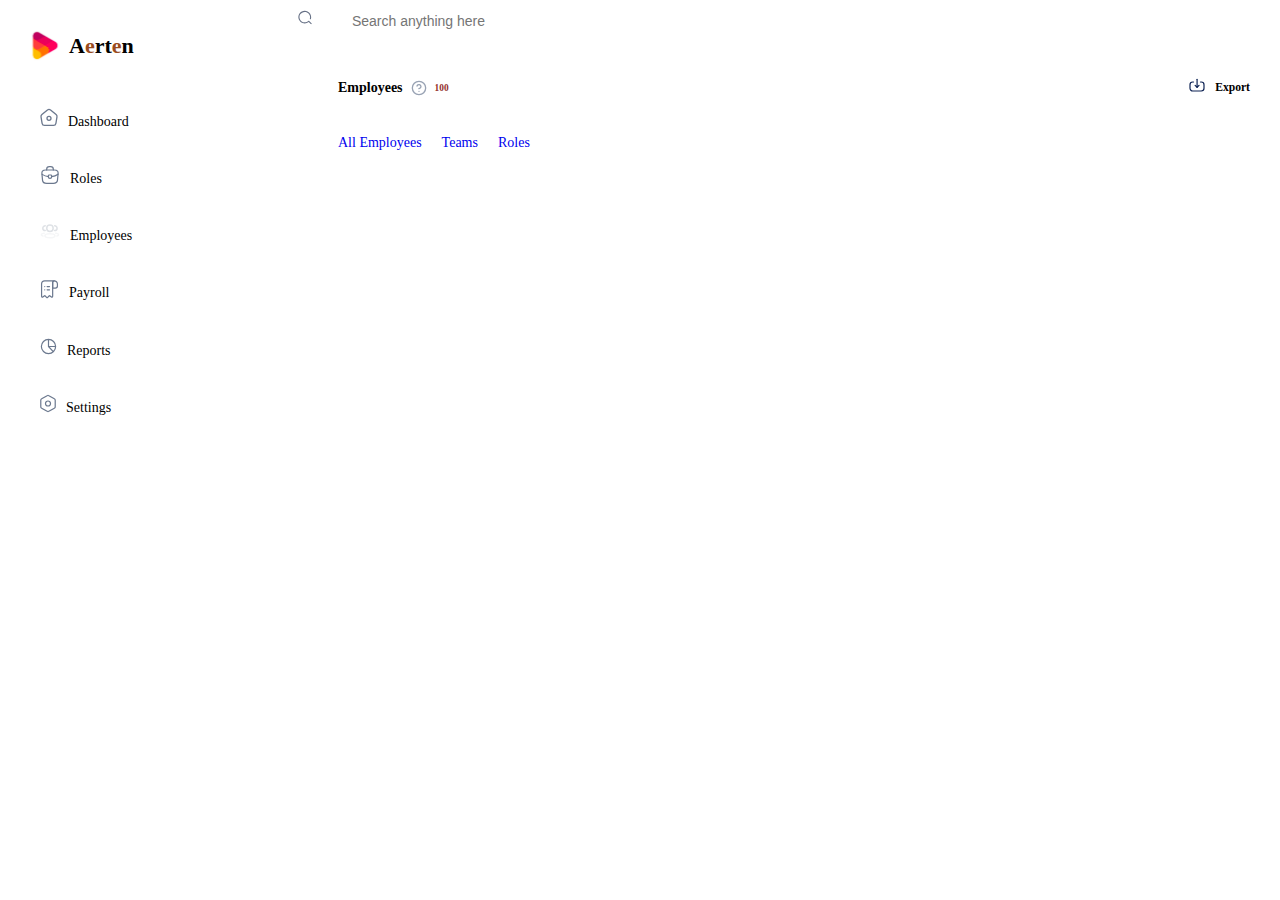
<file: index.html>
<!DOCTYPE html>
<html lang="en">
  <head>
    <meta charset="UTF-8" />
    <meta name="viewport" content="width=device-width, initial-scale=1.0" />
    <title>Youthrive Assignment six</title>
    <link rel="stylesheet" href="css/style.css" />

    <link rel="preconnect" href="https://fonts.googleapis.com" />
    <link rel="preconnect" href="https://fonts.gstatic.com" crossorigin />
    <link
      href="https://fonts.googleapis.com/css2?family=Inter:ital,opsz,wght@0,14..32,100..900;1,14..32,100..900&display=swap"
      rel="stylesheet"
    />

    <link rel="preconnect" href="https://fonts.googleapis.com" />
    <link rel="preconnect" href="https://fonts.gstatic.com" crossorigin />
    <link
      href="https://fonts.googleapis.com/css2?family=Inter:ital,opsz,wght@0,14..32,100..900;1,14..32,100..900&family=Space+Grotesk:wght@300..700&display=swap"
      rel="stylesheet"
    />
  </head>
  <body>
    <div class="first-section">
      <!-- left side nav -->
      <section class="side-nav one">
        <div class="logo">
          <div><img src="./images/logo.svg" alt="logo" /></div>
          <h3>
            A<span style="color: #9a4c1e">e</span>rt<span style="color: #9a4c1e"
              >e</span
            >n
          </h3>
        </div>

        <!-- <div class="partb"> -->
        <div class="left-side two">
          <img src="./images/home.svg" alt="home logo" />
          <h5>Dashboard</h5>
        </div>
        <div class="left-side three">
          <img src="./images/briefcase.svg" alt="briefcase" />
          <h5>Roles</h5>
        </div>
        <div class="left-side four">
          <img src="./images/employee.svg" alt="employee" />
          <h5>Employees</h5>
        </div>
        <div class="left-side five">
          <img src="./images/payroll.svg" alt="payroll" />
          <h5>Payroll</h5>
        </div>
        <div class="left-side six">
          <img src="./images/report.svg" alt="payroll" />
          <h5>Reports</h5>
        </div>
        <div class="left-side seven">
          <img src="./images/settings.svg" alt="payroll" />
          <h5>Settings</h5>
        </div>
        <!-- </div> -->
      </section>

      <!-- Right side nav -->

      <section class="right-side">
        <nav class="navbar1 no-pad">
          <div class="boxa">
            <input
              type="text"
              placeholder="Search anything here"
              name="search"
            />
          </div>
          <div class="boxb">
            <img src="./images/settings2.svg" alt="settings" />
            <img src="./images/notification.svg" alt="notification" />
            <img src="./images/profile.svg" alt="profile picture" />
          </div>
        </nav>
        <nav class="navbar2 pad">
          <div class="boxa">
            <h4>Employees</h4>
            <img src="./images/question.svg" alt="question mark" />
            <h6><span style="color: #93312b">100 </span></h6>
          </div>
          <div class="boxb">
            <div class="download">
              <div>
                <img src="./images/download.svg" alt="download" />
              </div>
              <h5>Export</h5>
            </div>
            <div class="plus">
              <div>
                <img src="./images/plus.svg" alt="plus" />
              </div>
              <h5>New Employee</h5>
            </div>
          </div>
        </nav>

        <nav class="links">
          <a href="./links/All Employes.html"> All Employees </a>
          <a href="./links/Teams.html"> Teams </a>
          <a href="./links/Roles.html"> Roles </a>
        </nav>
      </section>
    </div>

    <script src="./js/script.js"></script>
  </body>
</html>
</file>
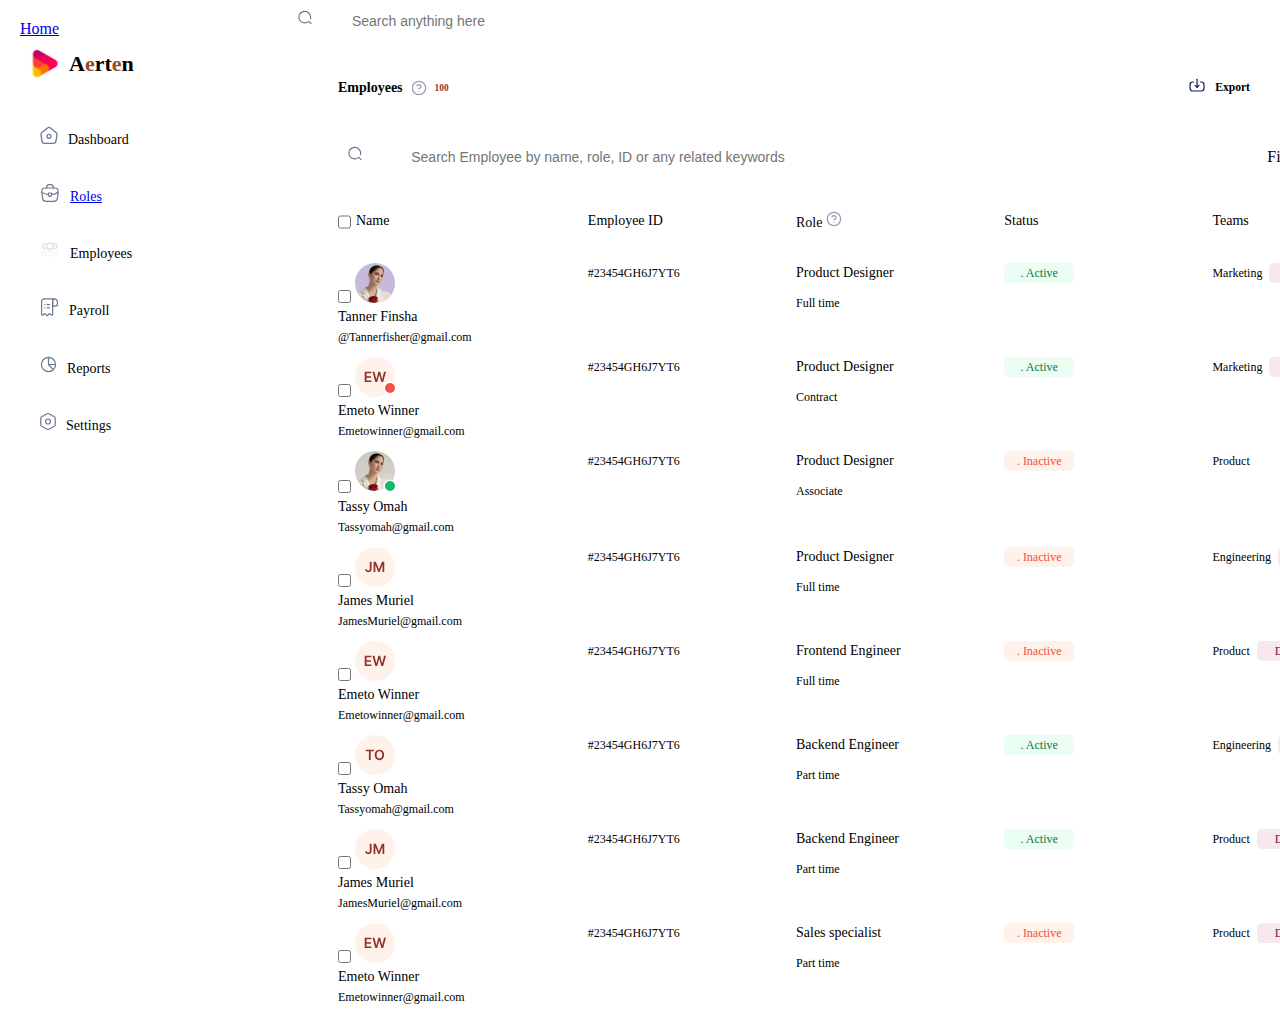
<file: links/All Employes.html>
<!DOCTYPE html>
<html lang="en">
  <head>
    <meta charset="UTF-8" />
    <meta name="viewport" content="width=device-width, initial-scale=1.0" />
    <title>All Employees</title>

    <link rel="stylesheet" href="../css/style.css" />

    <link rel="preconnect" href="https://fonts.googleapis.com" />
    <link rel="preconnect" href="https://fonts.gstatic.com" crossorigin />
    <link
      href="https://fonts.googleapis.com/css2?family=Inter:ital,opsz,wght@0,14..32,100..900;1,14..32,100..900&display=swap"
      rel="stylesheet"
    />

    <link rel="preconnect" href="https://fonts.googleapis.com" />
    <link rel="preconnect" href="https://fonts.gstatic.com" crossorigin />
    <link
      href="https://fonts.googleapis.com/css2?family=Inter:ital,opsz,wght@0,14..32,100..900;1,14..32,100..900&family=Space+Grotesk:wght@300..700&display=swap"
      rel="stylesheet"
    />
  </head>
  <body>
    <div class="first-section">
      <!-- left side nav -->

      <section class="side-nav one">
        <a href="../index.html">Home</a>
        <div class="logo">
          <div><img src="../images/logo.svg" alt="logo" /></div>
          <h3>
            A<span style="color: #9a4c1e">e</span>rt<span style="color: #9a4c1e"
              >e</span
            >n
          </h3>
        </div>

        <div class="left-side two">
          <img src="../images/home.svg" alt="home logo" />
          <h5>Dashboard</h5>
        </div>
        <div class="left-side three">
          <img src="../images/briefcase.svg" alt="briefcase" />
          <h5><a href="./All Roles.html"> Roles</a></h5>
        </div>
        <div class="left-side four">
          <img src="../images/employee.svg" alt="employee" />
          <h5>Employees</h5>
        </div>
        <div class="left-side five">
          <img src="../images/payroll.svg" alt="payroll" />
          <h5>Payroll</h5>
        </div>
        <div class="left-side six">
          <img src="../images/report.svg" alt="payroll" />
          <h5>Reports</h5>
        </div>
        <div class="left-side seven">
          <img src="../images/settings.svg" alt="payroll" />
          <h5>Settings</h5>
        </div>
      </section>

      <!-- Right side nav -->

      <section class="right-side">
        <nav class="navbar1 no-pad">
          <div class="boxa">
            <input
              type="text"
              placeholder="Search anything here"
              name="search"
            />
          </div>
          <div class="boxb">
            <img src="../images/settings2.svg" alt="settings" />
            <img src="../images/notification.svg" alt="notification" />
            <img src="../images/profile.svg" alt="profile picture" />
          </div>
        </nav>
        <nav class="navbar2 pad">
          <div class="boxa">
            <h4>Employees</h4>
            <img src="../images/question.svg" alt="question mark" />
            <h6><span style="color: #93312b">100 </span></h6>
          </div>
          <div class="boxb">
            <div class="download">
              <div>
                <img src="../images/download.svg" alt="download" />
              </div>
              <h5>Export</h5>
            </div>
            <div class="plus">
              <div>
                <img src="../images/plus.svg" alt="plus" />
              </div>
              <h5>New Employee</h5>
            </div>
          </div>
        </nav>

        <!-- Employees data -->

        <!-- <div class="employees-data"> -->
        <div class="search-container">
          <div class="search">
            <input
              type="text"
              placeholder="Search Employee by name, role, ID or any related keywords"
              name="search"
            />
          </div>

          <div class="filter">
            <p>Filter</p>
            <div id="filter-image">
              <img src="../images/filter.svg" alt="filter" />
            </div>
            <div>
              <button>
                <img src="../images/base.svg" alt="base button" />
              </button>
            </div>

            <div>
              <button>
                <img src="../images/base2.svg" alt="button" />
              </button>
            </div>
          </div>
        </div>

        <!-- Employees details -->

        <div class="details-parent">
          <!-- heading row -->
          <div class="label">
            <div class="name">
              <input type="checkbox" />
              <h6>Name</h6>
            </div>
            <h6>Employee ID</h6>
            <h6>
              Role <img src="../images/question.svg" alt="question mark" />
            </h6>
            <h6>Status</h6>
            <h6>Teams</h6>
            <h6></h6>
          </div>

          <!-- <div class="employees"> -->
          <div class="employee">
            <ol>
              <li class="li li1">
                <!-- <div> -->
                <span class="name">
                  <input type="checkbox" />
                  <img src="../images/tanner.svg" alt="Tanner picture" />
                  <h6>Tanner Finsha</h6>
                  <p>@Tannerfisher@gmail.com</p>
                </span>
                <!-- </div> -->
                <span class="id">
                  <p>#23454GH6J7YT6</p>
                </span>
                <span class="role">
                  <h6>Product Designer</h6>
                  <p>Full time</p>
                </span>
                <span class="status">
                  <p class="active">. Active</p>
                </span>
                <span class="teams">
                  <p>Marketing</p>
                  <p class="design">Design</p>
                  <p class="add">+1</p>
                </span>
                <span class="dot">
                  <img src="../images/dot.svg" alt="three vertical dots" />
                </span>
              </li>
              <!-- end of first employee -->

              <li class="li li2">
                <!-- <div> -->
                <span class="name">
                  <input type="checkbox" />
                  <img src="../images/emeto.svg" alt="Tanner picture" />
                  <h6>Emeto Winner</h6>
                  <p>Emetowinner@gmail.com</p>
                </span>
                <!-- </div> -->
                <span class="id">
                  <p>#23454GH6J7YT6</p>
                </span>
                <span class="role">
                  <h6>Product Designer</h6>
                  <p>Contract</p>
                </span>
                <span class="status">
                  <p class="active">. Active</p>
                </span>
                <span class="teams">
                  <p>Marketing</p>
                  <p class="design">Design</p>
                  <p class="add">+1</p>
                </span>
                <span class="dot">
                  <img src="../images/dot.svg" alt="three vertical dots" />
                </span>
              </li>
              <!-- end of second employee -->

              <li class="li li3">
                <!-- <div> -->
                <span class="name">
                  <input type="checkbox" />
                  <img src="../images/tassy.svg" alt="Tanner picture" />
                  <h6>Tassy Omah</h6>
                  <p>Tassyomah@gmail.com</p>
                </span>
                <!-- </div> -->
                <span class="id">
                  <p>#23454GH6J7YT6</p>
                </span>
                <span class="role">
                  <h6>Product Designer</h6>
                  <p>Associate</p>
                </span>
                <span class="status">
                  <p class="inactive">. Inactive</p>
                </span>
                <span class="teams">
                  <p>Product</p>
                </span>
                <span class="dot">
                  <img src="../images/dot.svg" alt="three vertical dots" />
                </span>
              </li>
              <!-- end of third employee -->

              <li class="li li4">
                <!-- <div> -->
                <span class="name">
                  <input type="checkbox" />
                  <img src="../images/james.svg" alt="Tanner picture" />
                  <h6>James Muriel</h6>
                  <p>JamesMuriel@gmail.com</p>
                </span>
                <!-- </div> -->
                <span class="id">
                  <p>#23454GH6J7YT6</p>
                </span>
                <span class="role">
                  <h6>Product Designer</h6>
                  <p>Full time</p>
                </span>
                <span class="status">
                  <p class="inactive">. Inactive</p>
                </span>
                <span class="teams">
                  <p>Engineering</p>
                  <p class="design">Design</p>
                </span>
                <span class="dot">
                  <img src="../images/dot.svg" alt="three vertical dots" />
                </span>
              </li>
              <!-- end of forth employee -->

              <li class="li li5">
                <!-- <div> -->
                <span class="name">
                  <input type="checkbox" />
                  <img src="../images/winner.svg" alt="Tanner picture" />
                  <h6>Emeto Winner</h6>
                  <p>Emetowinner@gmail.com</p>
                </span>
                <!-- </div> -->
                <span class="id">
                  <p>#23454GH6J7YT6</p>
                </span>
                <span class="role">
                  <h6>Frontend Engineer</h6>
                  <p>Full time</p>
                </span>
                <span class="status">
                  <p class="inactive">. Inactive</p>
                </span>
                <span class="teams">
                  <p>Product</p>
                  <p class="design">Design</p>
                  <p class="add">+3</p>
                </span>
                <span class="dot">
                  <img src="../images/dot.svg" alt="three vertical dots" />
                </span>
              </li>

              <!-- end of fifth employee -->

              <li class="li li6">
                <!-- <div> -->
                <span class="name">
                  <input type="checkbox" />
                  <img src="../images/omah.svg" alt="Tanner picture" />
                  <h6>Tassy Omah</h6>
                  <p>Tassyomah@gmail.com</p>
                </span>
                <!-- </div> -->
                <span class="id">
                  <p>#23454GH6J7YT6</p>
                </span>
                <span class="role">
                  <h6>Backend Engineer</h6>
                  <p>Part time</p>
                </span>
                <span class="status">
                  <p class="active">. Active</p>
                </span>
                <span class="teams">
                  <p>Engineering</p>
                  <p class="design">Design</p>
                </span>
                <span class="dot">
                  <img src="../images/dot.svg" alt="three vertical dots" />
                </span>
              </li>

              <!-- end of sixth employee -->

              <li class="li li7">
                <!-- <div> -->
                <span class="name">
                  <input type="checkbox" />
                  <img src="../images/james.svg" alt="Tanner picture" />
                  <h6>James Muriel</h6>
                  <p>JamesMuriel@gmail.com</p>
                </span>
                <!-- </div> -->
                <span class="id">
                  <p>#23454GH6J7YT6</p>
                </span>
                <span class="role">
                  <h6>Backend Engineer</h6>
                  <p>Part time</p>
                </span>
                <span class="status">
                  <p class="active">. Active</p>
                </span>
                <span class="teams">
                  <p>Product</p>
                  <p class="design">Design</p>
                  <p class="add">+6</p>
                </span>
                <span class="dot">
                  <img src="../images/dot.svg" alt="three vertical dots" />
                </span>
              </li>

              <!-- end of seventh employee -->

              <li class="li li8">
                <!-- <div> -->
                <span class="name">
                  <input type="checkbox" />
                  <img src="../images/winner.svg" alt="Tanner picture" />
                  <h6>Emeto Winner</h6>
                  <p>Emetowinner@gmail.com</p>
                </span>
                <!-- </div> -->
                <span class="id">
                  <p>#23454GH6J7YT6</p>
                </span>
                <span class="role">
                  <h6>Sales specialist</h6>
                  <p>Part time</p>
                </span>
                <span class="status">
                  <p class="inactive">. Inactive</p>
                </span>
                <span class="teams">
                  <p>Product</p>
                  <p class="design">Design</p>
                  <p class="add">+4</p>
                </span>
                <span class="dot">
                  <img src="../images/dot.svg" alt="three vertical dots" />
                </span>
              </li>

              <!-- end of eighth employee -->
            </ol>
          </div>
        </div>
      </section>
    </div>
    <script src="../js/script.js"></script>
  </body>
</html>
</file>
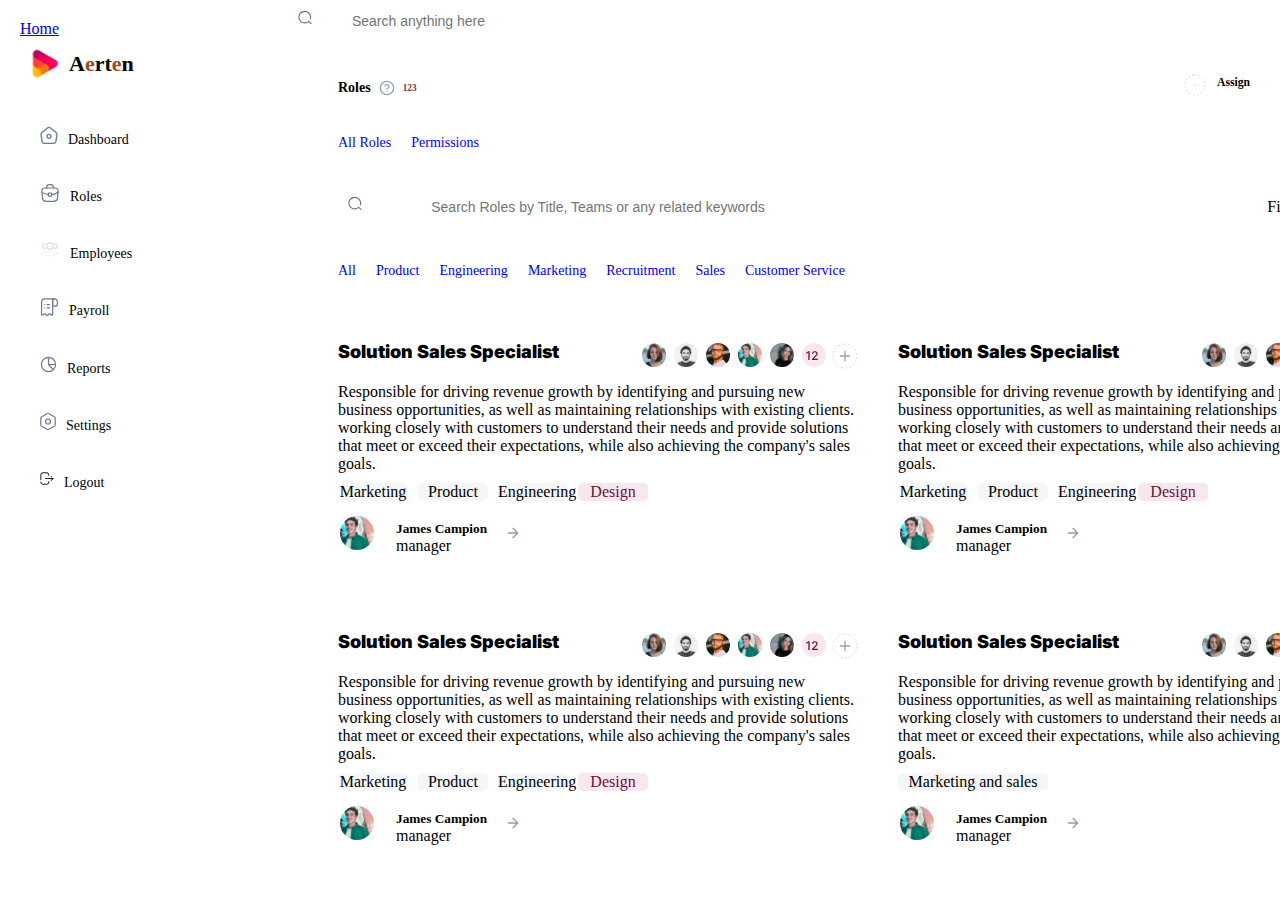
<file: links/All Roles.html>
<!DOCTYPE html>
<html lang="en">
  <head>
    <meta charset="UTF-8" />
    <meta name="viewport" content="width=device-width, initial-scale=1.0" />
    <title>All Roles</title>

    <link rel="stylesheet" href="../css/style.css" />

    <link rel="preconnect" href="https://fonts.googleapis.com" />
    <link rel="preconnect" href="https://fonts.gstatic.com" crossorigin />
    <link
      href="https://fonts.googleapis.com/css2?family=Inter:ital,opsz,wght@0,14..32,100..900;1,14..32,100..900&display=swap"
      rel="stylesheet"
    />

    <link rel="preconnect" href="https://fonts.googleapis.com" />
    <link rel="preconnect" href="https://fonts.gstatic.com" crossorigin />
    <link
      href="https://fonts.googleapis.com/css2?family=Inter:ital,opsz,wght@0,14..32,100..900;1,14..32,100..900&family=Space+Grotesk:wght@300..700&display=swap"
      rel="stylesheet"
    />
  </head>
  <body>
    <div class="first-section">
      <!-- left side nav -->

      <section class="side-nav one">
        <a href="./All Employes.html">Home</a>
        <div class="logo">
          <div><img src="../images/logo.svg" alt="logo" /></div>
          <h3>
            A<span style="color: #9a4c1e">e</span>rt<span style="color: #9a4c1e"
              >e</span
            >n
          </h3>
        </div>

        <div class="left-side two">
          <img src="../images/home.svg" alt="home logo" />
          <h5>Dashboard</h5>
        </div>
        <div class="left-side three">
          <img src="../images/briefcase.svg" alt="briefcase" />
          <h5>Roles</h5>
        </div>
        <div class="left-side four">
          <img src="../images/employee.svg" alt="employee" />
          <h5>Employees</h5>
        </div>
        <div class="left-side five">
          <img src="../images/payroll.svg" alt="payroll" />
          <h5>Payroll</h5>
        </div>
        <div class="left-side six">
          <img src="../images/report.svg" alt="reports" />
          <h5>Reports</h5>
        </div>
        <div class="left-side seven">
          <img src="../images/settings.svg" alt="settings" />
          <h5>Settings</h5>
        </div>
        <div class="left-side eight">
          <img src="../images/logout.svg" alt="logout" />
          <h5>Logout</h5>
        </div>
      </section>

      <!-- Right side nav -->

      <section class="right-side">
        <nav class="navbar1 no-pad">
          <div class="boxa">
            <input
              type="text"
              placeholder="Search anything here"
              name="search"
            />
          </div>
          <div class="boxb">
            <img src="../images/settings2.svg" alt="settings" />
            <img src="../images/notification.svg" alt="notification" />
            <img src="../images/profile.svg" alt="profile picture" />
          </div>
        </nav>
        <nav class="navbar2 pad">
          <div class="boxa">
            <h4>Roles</h4>
            <img src="../images/question.svg" alt="question mark" />
            <h6><span style="color: #93312b">123 </span></h6>
          </div>
          <div class="boxb">
            <div class="download">
              <div>
                <img src="../images/plus.svg" alt="plus" />
              </div>
              <h5>Assign</h5>
            </div>
            <div class="plus">
              <div>
                <img src="../images/plus.svg" alt="plus" />
              </div>
              <h5>New Role</h5>
            </div>
          </div>
        </nav>

        <nav class="links">
          <a href="./links/All Employes.html"> All Roles</a>
          <a href="./links/Teams.html"> Permissions</a>
        </nav>

        <div class="search-container">
          <div class="search">
            <input
              type="text"
              placeholder="Search Roles by Title, Teams or any related keywords"
              name="search"
            />
          </div>

          <div class="filter">
            <p>Filter</p>
            <div id="filter-image">
              <img src="../images/filter.svg" alt="filter" />
            </div>
            <div>
              <button>
                <img src="../images/base.svg" alt="base button" />
              </button>
            </div>

            <div>
              <button>
                <img src="../images/base2.svg" alt="button" />
              </button>
            </div>
          </div>
        </div>

        <nav class="links">
          <a href="./links/All Employes.html"> All </a>
          <a href="./links/Teams.html"> Product </a>
          <a href="./links/Roles.html"> Engineering </a>
          <a href="./links/Roles.html"> Marketing </a>
          <a href="./links/Roles.html"> Recruitment </a>
          <a href="./links/Roles.html"> Sales </a>
          <a href="./links/Roles.html"> Customer Service </a>
        </nav>

        <div class="container">
          <!-- div one -->
          <div class="div1">
            <div class="img">
              <h6>Solution Sales Specialist</h6>
              <div>
                <img src="../images/pix1.svg" alt="random picture" />
                <img src="../images/pix2.svg" alt="random picture" />
                <img src="../images/pix3.svg" alt="random picture" />
                <img src="../images/pix4.svg" alt="random picture" />
                <img src="../images/pix5.svg" alt="random picture" />
                <img src="../images/pix6.svg" alt="random picture" />
                <img src="../images/plus2.svg" alt="plus" />
              </div>
            </div>
            <div class="p">
              <p>
                Responsible for driving revenue growth by identifying and
                pursuing new business opportunities, as well as maintaining
                relationships with existing clients. working closely with
                customers to understand their needs and provide solutions that
                meet or exceed their expectations, while also achieving the
                company's sales goals.
              </p>
            </div>
            <div class="h4">
              <p class="eng">Marketing</p>
              <p class="eng">Product</p>
              <p class="eng">Engineering</p>
              <p class="design">Design</p>
            </div>
            <div class="manager">
              <img src="../images/campion.svg" alt="random picture" />
              <div>
                <h5>James Campion</h5>
                <p>manager</p>
              </div>
              <img src="../images/arrow.svg" alt="forward arrow" />
            </div>
          </div>
          <!-- end of div one -->

          <!-- div two -->
          <div class="div2">
            <div class="img">
              <h6>Solution Sales Specialist</h6>
              <div>
                <img src="../images/pix1.svg" alt="random picture" />
                <img src="../images/pix2.svg" alt="random picture" />
                <img src="../images/pix3.svg" alt="random picture" />
                <img src="../images/pix4.svg" alt="random picture" />
                <img src="../images/pix5.svg" alt="random picture" />
                <img src="../images/pix6.svg" alt="random picture" />
                <img src="../images/plus2.svg" alt="plus" />
              </div>
            </div>
            <div class="p">
              <p>
                Responsible for driving revenue growth by identifying and
                pursuing new business opportunities, as well as maintaining
                relationships with existing clients. working closely with
                customers to understand their needs and provide solutions that
                meet or exceed their expectations, while also achieving the
                company's sales goals.
              </p>
            </div>
            <div class="h4">
              <p class="eng">Marketing</p>
              <p class="eng">Product</p>
              <p class="eng">Engineering</p>
              <p class="design">Design</p>
            </div>
            <div class="manager">
              <img src="../images/campion.svg" alt="random picture" />
              <div>
                <h5>James Campion</h5>
                <p>manager</p>
              </div>
              <img src="../images/arrow.svg" alt="forward arrow" />
            </div>
          </div>

          <!--  end of div two -->

          <div class="div3">
            <div class="img">
              <h6>Solution Sales Specialist</h6>
              <div>
                <img src="../images/pix1.svg" alt="random picture" />
                <img src="../images/pix2.svg" alt="random picture" />
                <img src="../images/pix3.svg" alt="random picture" />
                <img src="../images/pix4.svg" alt="random picture" />
                <img src="../images/pix5.svg" alt="random picture" />
                <img src="../images/pix6.svg" alt="random picture" />
                <img src="../images/plus2.svg" alt="plus" />
              </div>
            </div>
            <div class="p">
              <p>
                Responsible for driving revenue growth by identifying and
                pursuing new business opportunities, as well as maintaining
                relationships with existing clients. working closely with
                customers to understand their needs and provide solutions that
                meet or exceed their expectations, while also achieving the
                company's sales goals.
              </p>
            </div>
            <div class="h4">
              <p class="eng">Marketing</p>
              <p class="eng">Product</p>
              <p class="eng">Engineering</p>
              <p class="design">Design</p>
            </div>
            <div class="manager">
              <img src="../images/campion.svg" alt="random picture" />
              <div>
                <h5>James Campion</h5>
                <p>manager</p>
              </div>
              <img src="../images/arrow.svg" alt="forward arrow" />
            </div>
          </div>

          <!-- end of div 3 -->

          <div class="div4">
            <div class="img">
              <h6>Solution Sales Specialist</h6>

              <div>
                <img src="../images/pix1.svg" alt="random picture" />
                <img src="../images/pix2.svg" alt="random picture" />
                <img src="../images/pix3.svg" alt="random picture" />
                <img src="../images/pix4.svg" alt="random picture" />
                <img src="../images/pix5.svg" alt="random picture" />
                <img src="../images/pix6.svg" alt="random picture" />
                <img src="../images/plus2.svg" alt="plus" />
              </div>
            </div>
            <div class="p">
              <p>
                Responsible for driving revenue growth by identifying and
                pursuing new business opportunities, as well as maintaining
                relationships with existing clients. working closely with
                customers to understand their needs and provide solutions that
                meet or exceed their expectations, while also achieving the
                company's sales goals.
              </p>
            </div>
            <div class="h4">
              <p class="eng">Marketing and sales</p>
            </div>
            <div class="manager">
              <img src="../images/campion.svg" alt="random picture" />
              <div>
                <h5>James Campion</h5>
                <p>manager</p>
              </div>
              <img src="../images/arrow.svg" alt="forward arrow" />
            </div>
          </div>

          <!-- end of div four -->
        </div>
      </section>
    </div>
    <script src="../js/script.js"></script>
  </body>
</html>
</file>
<file: css/style.css>
* {
  margin: 0px;
  padding: 0px;
  box-sizing: border-box;
}

html {
  width: 1440px;
  /* height: 1024px; */
}

/* body container */

.first-section {
  max-width: 1440px;
  height: 100%;
  display: grid;
  grid-template-columns: 20% 80%;
  /* grid-template-rows: 200px 800px; */
}

/* left side column */
.side-nav {
  display: flex;
  flex-direction: column;
  /* margin: auto; */
  /* border: 2px solid red; */
  max-width: 300px;
  padding: 20px;
}
.side-nav .logo {
  display: flex;
  /* border: 2px solid red; */
  max-width: 300px;
}
.side-nav .logo h3 {
  font-family: Space "Grotesk" sans-serif;
  font-size: 22px;
  font-weight: 700;
  line-height: 32.68px;
  text-align: center;
  padding-top: 10px;
}
.side-nav .left-side {
  display: flex;
  gap: 10px;
  padding-left: 20px;
  margin-top: 30px;
}

.left-side:hover {
  background-color: #9a4c1e;
  border-radius: 10px;
  color: white;
  width: 150px;
  height: 30px;
  cursor: pointer;
}
.left-side h5 {
  padding-top: 8px;
  font-family: "inter" sans-serif;
  font-size: 14px;
  font-weight: 400;
  line-height: 19.12px;
}

/* right side column */

/* upper search box */
.navbar1 {
  display: flex;
  align-items: center;
  justify-content: space-between;
  width: 100%;
}
.navbar1 .boxb {
  display: flex;
  gap: 20px;
}
/* second box under upper search box */
.navbar2 {
  display: flex;
  align-items: center;
  justify-content: space-between;
  margin-top: 30px;
  /* margin-left: 50px; */
  padding-left: 50px;
  width: 100%;
}
.navbar2 .boxa {
  display: flex;
  align-items: center;
  gap: 8px;
  font-family: "Inter" sans-serif;
  font-size: 14px;
  font-weight: 400;
  line-height: 20px;
}
.navbar2 .boxb {
  display: flex;
  align-items: center;
  gap: 40px;
}

/* second box under upper search box (inserting background image) */
.navbar2 .boxb .download {
  font-family: "Inter" sans-serif;
  font-size: 14px;
  font-weight: 400;
  line-height: 20px;
  display: flex;
  gap: 10px;
}

.navbar2 .boxb .plus {
  font-family: "Inter" sans-serif;
  font-size: 14px;
  font-weight: 400;
  line-height: 20px;
  background-color: #6a1039;
  width: 150px;
  align-items: center;
  justify-content: center;
  border-radius: 10px;
  color: white;
  display: flex;
  gap: 10px;
}

/* navbar1 search box (input type styling) */
.boxa input[type="text"] {
  font-family: "Inter" sans-serif;
  font-size: 14px;
  font-weight: 400;
  line-height: 19.12px;
  text-align: center;
  width: inherit;
  box-sizing: border-box;
  border: none;
  background-color: white;
  background-image: url("../images/searchicon.svg");
  background-position: 10px 10px;
  background-repeat: no-repeat;
  padding: 12px 20px 12px 40px;
}

/* home links tab */

.links {
  display: flex;
  margin-left: 50px;
  gap: 20px;
  margin-top: 30px;
}
.links a {
  text-decoration: none;
  font-family: "Inter" sans-serif;
  font-size: 14px;
  font-weight: 500;
  line-height: 20px;
}

/* employees data search box */

.search-container {
  display: flex;
  align-items: center;
  justify-content: space-between;
  /* margin-left: 50px; */
  margin-top: 30px;
  padding-left: 50px;
  width: 100%;
}

/* employees data search box (input type styling) */
input[type="text"] {
  font-family: "Inter" sans-serif;
  font-size: 14px;
  font-weight: 400;
  line-height: 19.12px;
  text-align: center;
  width: inherit;
  box-sizing: border-box;
  border: none;
  background-color: white;
  background-image: url("../images/searchicon.svg");
  background-position: 10px 10px;
  background-repeat: no-repeat;
  padding: 12px 20px 12px 40px;
  width: 500px;
}

.filter {
  display: flex;
  gap: 10px;
  align-items: center;
  justify-content: center;
}

.filter h5 {
  /* display: flex;
  gap: 20px; */
  font-family: "inter";
  font-size: 14px;
  font-weight: 400;
  line-height: 19.12px;
}

/* employees lists */

.label {
  display: grid;
  grid-template-columns: 1.8fr 1.5fr 1.5fr 1.5fr 1.5fr 0.5fr;
  width: 100%;
  margin-top: 30px;
  margin-bottom: 30px;
  margin-left: 50px;
}

.employee ol li {
  display: grid;
  grid-template-columns: 1.8fr 1.5fr 1.5fr 1.5fr 1.5fr 0.5fr;
  width: 100%;
  row-gap: 20px;
  margin-bottom: 10px;
  margin-left: 50px;
}

.role {
  display: flex;
  flex-direction: column;
  gap: 10px;
  width: 200px;
}

li {
  list-style-type: none;
}
.label h6 {
  font-family: "Inter" sans-serif;
  font-size: 14px;
  font-weight: 400;
  line-height: 20px;
}
.label .name {
  display: flex;
  gap: 5px;
}

.employee p {
  font-family: "Inter" sans-serif;
  font-size: 12px;
  font-weight: 400;
  line-height: 20px;
}
.employee h6 {
  font-family: "Inter" sans-serif;
  font-size: 14px;
  font-weight: 400;
  line-height: 20px;
}

.employee .teams {
  display: flex;
  gap: 7px;
}
.employee .teams .design {
  background-color: #f7e8ef;
  color: #6a1039;
  /* border: 2px solid #6a1039; */
  width: 70px;
  height: fit-content;
  border-radius: 5px;
  text-align: center;
}
.employee .teams .add {
  background-color: #f2f4f7;
  width: 20px;
  height: fit-content;
  border-radius: 5px;
  text-align: center;
}
.employee .status .active {
  background-color: #ecfdf3;
  color: #027a48;

  width: 70px;
  height: fit-content;
  border-radius: 5px;
  text-align: center;
}
.employee .status .inactive {
  background-color: #fff2ea;
  color: #f15046;
  width: 70px;
  height: fit-content;
  border-radius: 5px;
  text-align: center;
}

/* all roles (employees) container */

.container {
  display: grid;
  grid-template-columns: 520px 520px;
  grid-template-rows: 250px 250px;
  /* grid-template-rows: 300px 300px; */
  width: 100%;
  gap: 40px;
  margin-top: 30px;
  margin-left: 50px;
  margin-bottom: 30px;
}

.container div {
  padding: auto;
  /* padding-left: 20px; */
  margin-top: 10px;
}

.container div .img {
  display: flex;
  align-items: center;
  justify-content: space-between;
}
.container div h6 {
  font-family: "Inter", open sans;
  font-size: 18px;
  font-weight: 900;
  line-height: 24.59px;
}
.container div .h4 {
  display: flex;
  gap: 10px;
}
.container div .h4 .design {
  background-color: #f7e8ef;
  color: #6a1039;
  /* border: 2px solid #6a1039; */
  width: 70px;
  height: fit-content;
  border-radius: 5px;
  text-align: center;
}
.container div .h4 .eng {
  background-color: #f5f6f7;
  /* border: 2px solid #6a1039; */
  width: 70px;
  height: fit-content;
  border-radius: 5px;
  text-align: center;
}
.container .div4 .h4 .eng {
  width: 150px;
  /* gap: 0px; */
}

.container div .manager {
  display: flex;
  gap: 5px 20px;
}
</file>
